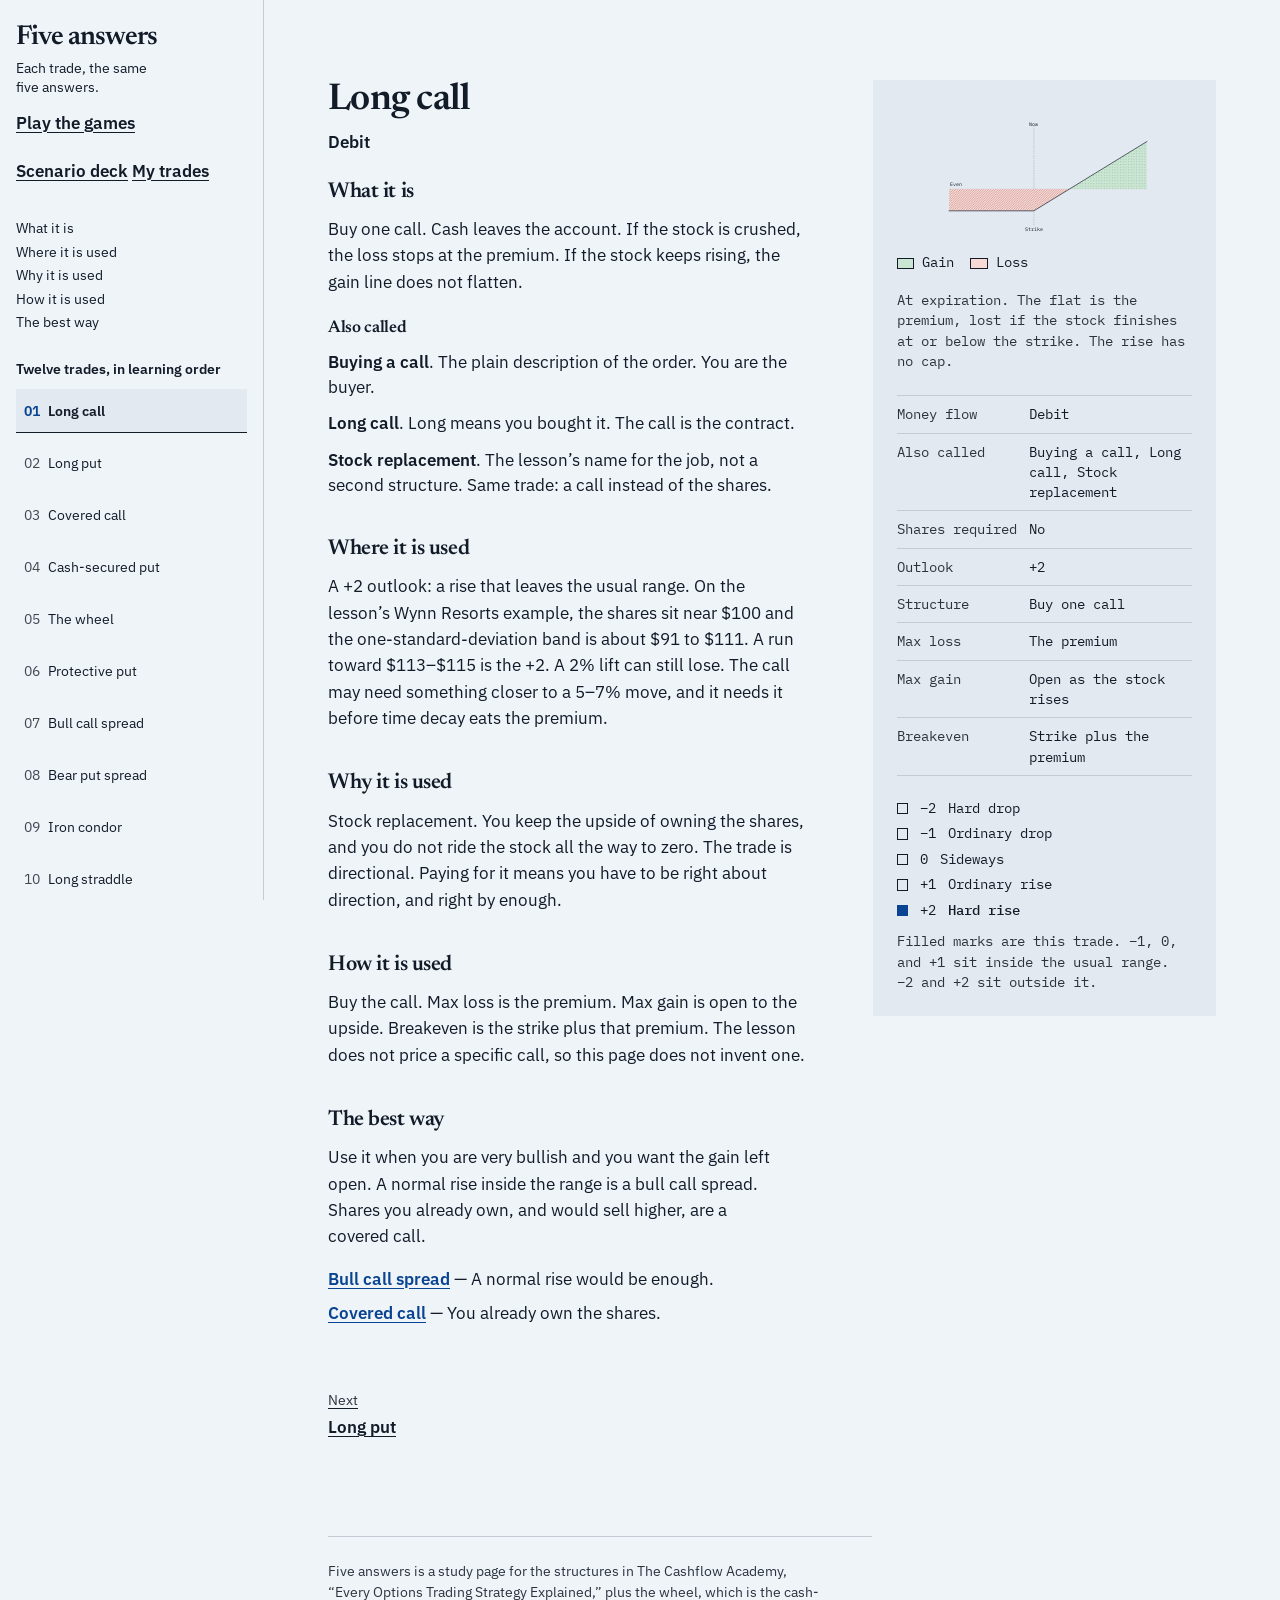
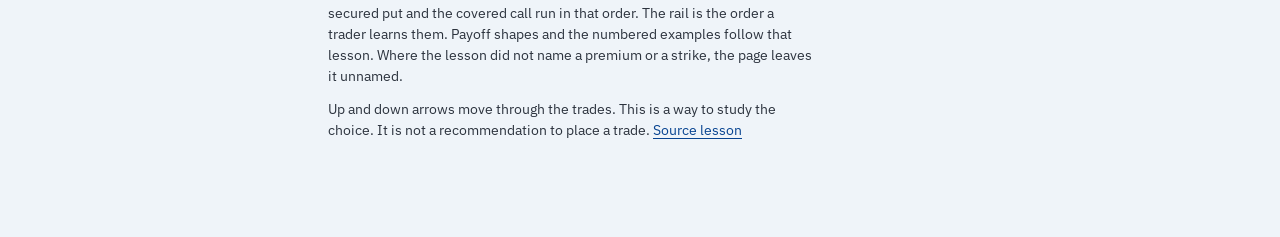
<file: index.html>
<!DOCTYPE html>
<html lang="en">
<head>
  <meta charset="utf-8">
  <meta name="viewport" content="width=device-width, initial-scale=1, viewport-fit=cover">
  <title>Five answers</title>
  <link rel="preconnect" href="https://fonts.googleapis.com">
  <link rel="preconnect" href="https://fonts.gstatic.com" crossorigin>
  <link href="https://fonts.googleapis.com/css2?family=IBM+Plex+Mono:wght@400;500&family=IBM+Plex+Sans:ital,wght@0,400;0,600;1,400&family=Newsreader:opsz,wght@6..72,500;6..72,600&display=swap" rel="stylesheet">
  <link rel="stylesheet" href="styles.css">
</head>
<body>
  <a class="skip" href="#trade-title">Skip to the trade</a>
  <header class="rail">
    <p class="wordmark">Five answers</p>
    <p class="tagline">Each trade, the same five answers.</p>
    <a class="drill-link" href="games.html">Play the games</a>
    <a class="drill-link" href="deck.html">Scenario deck</a>
    <a class="drill-link" href="mine.html">My trades</a>
    <ol class="method">
      <li>What it is</li>
      <li>Where it is used</li>
      <li>Why it is used</li>
      <li>How it is used</li>
      <li>The best way</li>
    </ol>
    <p class="rail-label">Twelve trades, in learning order</p>
    <ul class="trade-list" aria-label="Trades"></ul>
  </header>
  <main class="shell">
    <article class="lesson">
      <div class="lesson-text">
        <h1 id="trade-title" aria-live="polite">Long call</h1>
        <div class="lesson-copy"></div>
      </div>
      <aside class="proof" aria-label="Payoff and figures"></aside>
    </article>
    <footer class="colophon">
      <p>Five answers is a study page for the structures in The Cashflow Academy, “Every Options Trading Strategy Explained,” plus the wheel, which is the cash-secured put and the covered call run in that order. The rail is the order a trader learns them. Payoff shapes and the numbered examples follow that lesson. Where the lesson did not name a premium or a strike, the page leaves it unnamed.</p>
      <p class="keys">Up and down arrows move through the trades. This is a way to study the choice. It is not a recommendation to place a trade. <a href="https://www.youtube.com/watch?v=5BMMrfBtA_c">Source lesson</a></p>
    </footer>
  </main>
  <noscript>The five answers need JavaScript to switch trades.</noscript>
  <script src="trades.js"></script>
  <script src="app.js"></script>
</body>
</html>
</file>
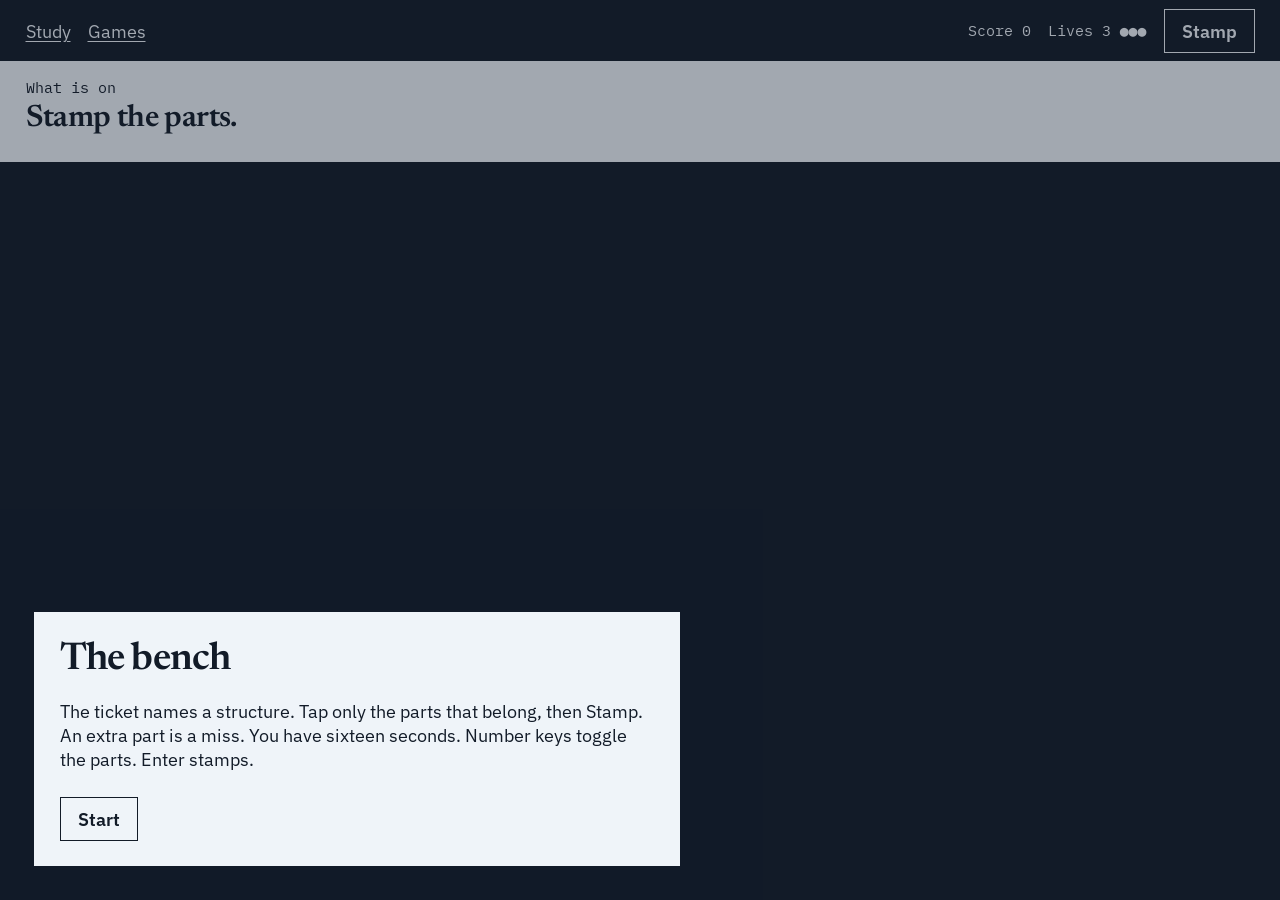
<file: bench.html>
<!DOCTYPE html>
<html lang="en">
<head>
  <meta charset="utf-8">
  <meta name="viewport" content="width=device-width, initial-scale=1, viewport-fit=cover">
  <title>The bench — Five answers</title>
  <link rel="preconnect" href="https://fonts.googleapis.com">
  <link rel="preconnect" href="https://fonts.gstatic.com" crossorigin>
  <link href="https://fonts.googleapis.com/css2?family=IBM+Plex+Mono:wght@400;500&family=IBM+Plex+Sans:ital,wght@0,400;0,600;1,400&family=Newsreader:opsz,wght@6..72,500;6..72,600&display=swap" rel="stylesheet">
  <link rel="stylesheet" href="game.css">
</head>
<body>
  <header class="hud">
    <a class="hud-link" href="index.html">Study</a>
    <a class="hud-link" href="games.html">Games</a>
    <p class="hud-score">Score <span id="score">0</span></p>
    <p class="hud-lives" id="lives">Lives 3</p>
    <button type="button" class="fire" id="stamp">Stamp</button>
  </header>
  <section class="prompt" aria-live="polite">
    <p class="kind">What is on</p>
    <h1 id="ask">Stamp the parts.</h1>
    <p class="clock" id="clock"></p>
    <p class="because" id="because"></p>
    <button type="button" class="continue" id="continue" hidden>Continue</button>
  </section>
  <div class="field">
    <div class="parts" id="parts"></div>
  </div>
  <div class="overlay" id="overlay">
    <div class="card">
      <h2 id="overlay-title">The bench</h2>
      <p id="overlay-body">The ticket names a structure. Tap only the parts that belong, then Stamp. An extra part is a miss. You have sixteen seconds. Number keys toggle the parts. Enter stamps.</p>
      <button type="button" class="start" id="start">Start</button>
    </div>
  </div>
  <script src="trades.js"></script>
  <script src="bench.js"></script>
</body>
</html>
</file>
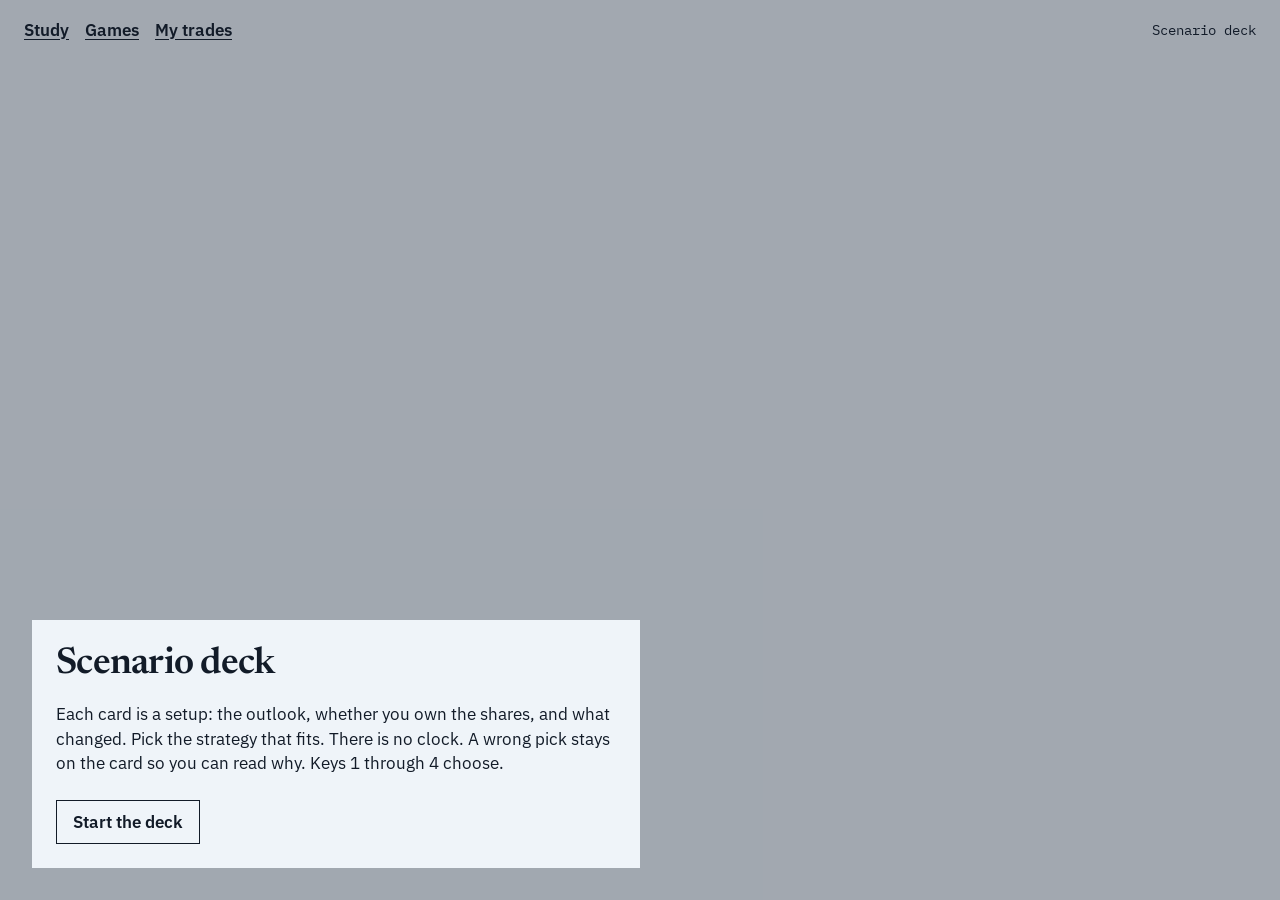
<file: deck.html>
<!DOCTYPE html>
<html lang="en">
<head>
  <meta charset="utf-8">
  <meta name="viewport" content="width=device-width, initial-scale=1, viewport-fit=cover">
  <title>Scenario deck — Five answers</title>
  <link rel="preconnect" href="https://fonts.googleapis.com">
  <link rel="preconnect" href="https://fonts.gstatic.com" crossorigin>
  <link href="https://fonts.googleapis.com/css2?family=IBM+Plex+Mono:wght@400;500&family=IBM+Plex+Sans:ital,wght@0,400;0,600;1,400&family=Newsreader:opsz,wght@6..72,500;6..72,600&display=swap" rel="stylesheet">
  <link rel="stylesheet" href="lobby.css">
</head>
<body>
  <a class="skip" href="#ask">Skip to the scenario</a>
  <header class="top">
    <a href="index.html">Study</a>
    <a href="games.html">Games</a>
    <a href="mine.html">My trades</a>
    <p id="progress">Scenario deck</p>
  </header>
  <main class="sheet" id="sheet" hidden>
    <p class="wordmark">Five answers</p>
    <h1 id="ask" tabindex="-1">Which trade fits</h1>
    <p class="scenario" id="scenario"></p>
    <div class="choices" id="choices" role="group" aria-label="Strategies"></div>
    <p class="because" id="because"></p>
    <figure class="fit" id="fit" hidden>
      <div id="fit-chart"></div>
      <figcaption id="fit-cap"></figcaption>
    </figure>
    <div class="follow" id="follow" hidden>
      <a id="study" href="index.html">Read this trade</a>
      <button type="button" class="next" id="next">Next</button>
    </div>
  </main>
  <div class="overlay" id="overlay">
    <div class="card">
      <h2 id="overlay-title">Scenario deck</h2>
      <p id="overlay-body">Each card is a setup: the outlook, whether you own the shares, and what changed. Pick the strategy that fits. There is no clock. A wrong pick stays on the card so you can read why. Keys 1 through 4 choose.</p>
      <button type="button" class="start" id="start">Start the deck</button>
    </div>
  </div>
  <script src="trades.js"></script>
  <script src="deck.js"></script>
</body>
</html>
</file>
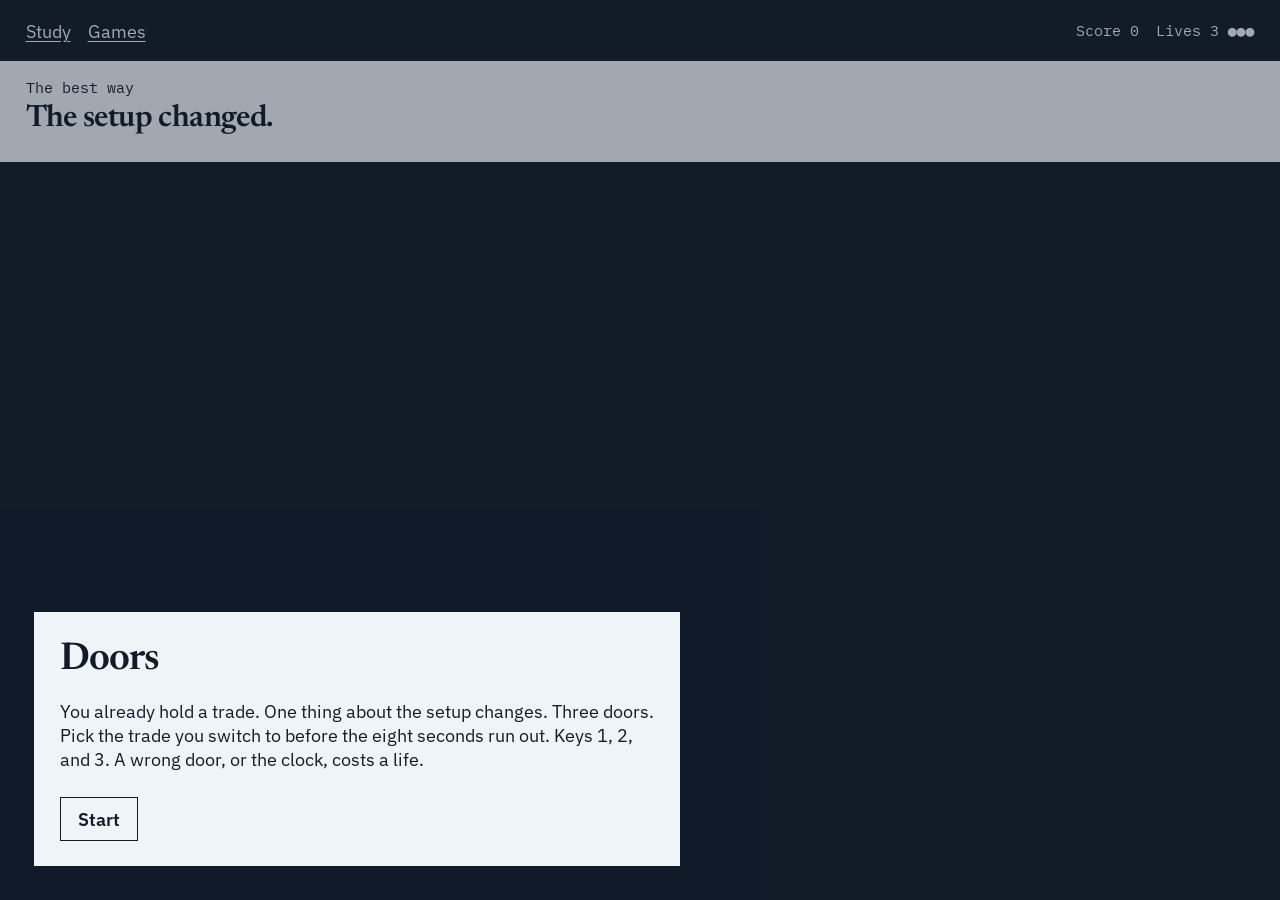
<file: doors.html>
<!DOCTYPE html>
<html lang="en">
<head>
  <meta charset="utf-8">
  <meta name="viewport" content="width=device-width, initial-scale=1, viewport-fit=cover">
  <title>Doors — Five answers</title>
  <link rel="preconnect" href="https://fonts.googleapis.com">
  <link rel="preconnect" href="https://fonts.gstatic.com" crossorigin>
  <link href="https://fonts.googleapis.com/css2?family=IBM+Plex+Mono:wght@400;500&family=IBM+Plex+Sans:ital,wght@0,400;0,600;1,400&family=Newsreader:opsz,wght@6..72,500;6..72,600&display=swap" rel="stylesheet">
  <link rel="stylesheet" href="game.css">
</head>
<body>
  <header class="hud">
    <a class="hud-link" href="index.html">Study</a>
    <a class="hud-link" href="games.html">Games</a>
    <p class="hud-score">Score <span id="score">0</span></p>
    <p class="hud-lives" id="lives">Lives 3</p>
  </header>
  <section class="prompt" aria-live="polite">
    <p class="kind" id="kind">The best way</p>
    <h1 id="ask">The setup changed.</h1>
    <p class="clock" id="clock"></p>
    <p class="because" id="because"></p>
    <button type="button" class="continue" id="continue" hidden>Continue</button>
  </section>
  <div class="field doors-field" id="doors"></div>
  <div class="overlay" id="overlay">
    <div class="card">
      <h2 id="overlay-title">Doors</h2>
      <p id="overlay-body">You already hold a trade. One thing about the setup changes. Three doors. Pick the trade you switch to before the eight seconds run out. Keys 1, 2, and 3. A wrong door, or the clock, costs a life.</p>
      <button type="button" class="start" id="start">Start</button>
    </div>
  </div>
  <script src="trades.js"></script>
  <script src="doors.js"></script>
</body>
</html>
</file>
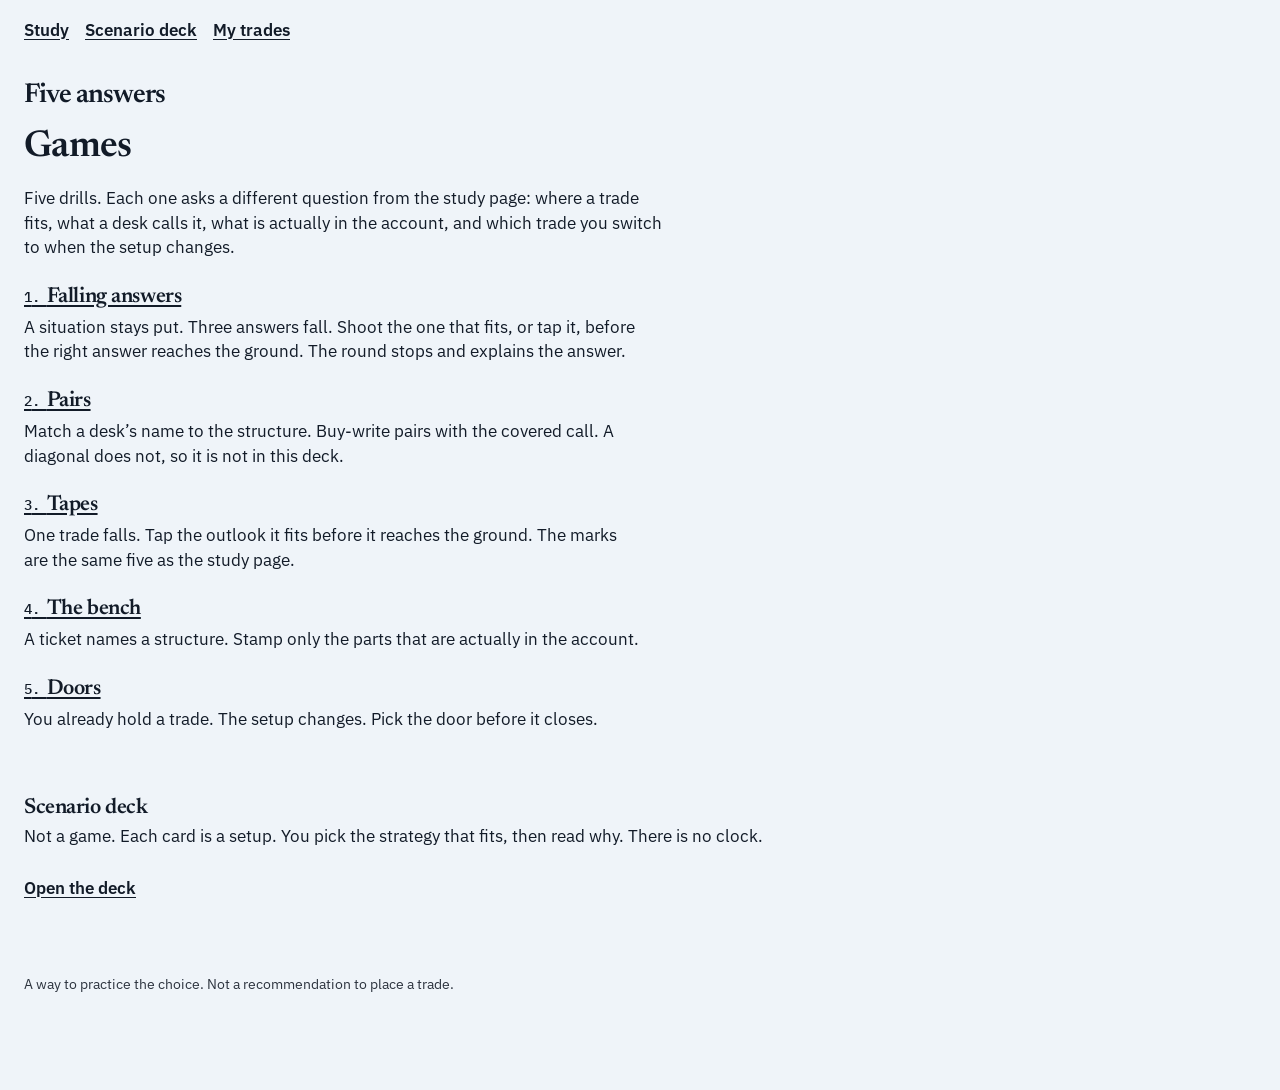
<file: games.html>
<!DOCTYPE html>
<html lang="en">
<head>
  <meta charset="utf-8">
  <meta name="viewport" content="width=device-width, initial-scale=1, viewport-fit=cover">
  <title>Games — Five answers</title>
  <link rel="preconnect" href="https://fonts.googleapis.com">
  <link rel="preconnect" href="https://fonts.gstatic.com" crossorigin>
  <link href="https://fonts.googleapis.com/css2?family=IBM+Plex+Mono:wght@400;500&family=IBM+Plex+Sans:ital,wght@0,400;0,600;1,400&family=Newsreader:opsz,wght@6..72,500;6..72,600&display=swap" rel="stylesheet">
  <link rel="stylesheet" href="lobby.css">
</head>
<body>
  <a class="skip" href="#games-title">Skip to the games</a>
  <header class="top">
    <a href="index.html">Study</a>
    <a href="deck.html">Scenario deck</a>
    <a href="mine.html">My trades</a>
  </header>
  <main class="sheet">
    <p class="wordmark">Five answers</p>
    <h1 id="games-title">Games</h1>
    <p class="lede">Five drills. Each one asks a different question from the study page: where a trade fits, what a desk calls it, what is actually in the account, and which trade you switch to when the setup changes.</p>
    <ol class="game-list">
      <li>
        <a href="play.html">Falling answers</a>
        <p>A situation stays put. Three answers fall. Shoot the one that fits, or tap it, before the right answer reaches the ground. The round stops and explains the answer.</p>
      </li>
      <li>
        <a href="pairs.html">Pairs</a>
        <p>Match a desk’s name to the structure. Buy-write pairs with the covered call. A diagonal does not, so it is not in this deck.</p>
      </li>
      <li>
        <a href="tapes.html">Tapes</a>
        <p>One trade falls. Tap the outlook it fits before it reaches the ground. The marks are the same five as the study page.</p>
      </li>
      <li>
        <a href="bench.html">The bench</a>
        <p>A ticket names a structure. Stamp only the parts that are actually in the account.</p>
      </li>
      <li>
        <a href="doors.html">Doors</a>
        <p>You already hold a trade. The setup changes. Pick the door before it closes.</p>
      </li>
    </ol>
    <h2>Scenario deck</h2>
    <p class="deck-blurb">Not a game. Each card is a setup. You pick the strategy that fits, then read why. There is no clock.</p>
    <p><a class="text-link" href="deck.html">Open the deck</a></p>
    <p class="closing">A way to practice the choice. Not a recommendation to place a trade.</p>
  </main>
</body>
</html>
</file>
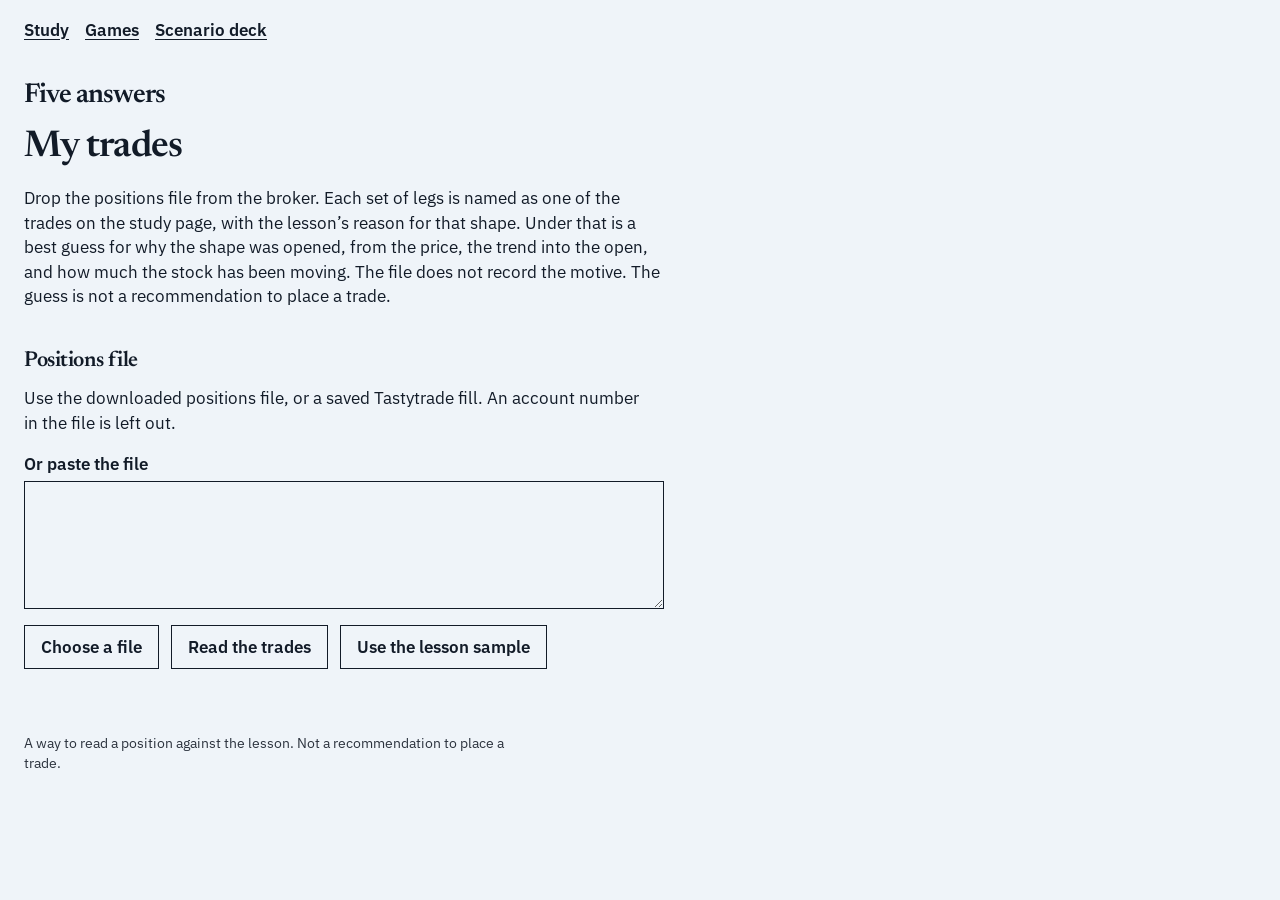
<file: mine.html>
<!DOCTYPE html>
<html lang="en">
<head>
  <meta charset="utf-8">
  <meta name="viewport" content="width=device-width, initial-scale=1, viewport-fit=cover">
  <title>My trades — Five answers</title>
  <link rel="preconnect" href="https://fonts.googleapis.com">
  <link rel="preconnect" href="https://fonts.gstatic.com" crossorigin>
  <link href="https://fonts.googleapis.com/css2?family=IBM+Plex+Mono:wght@400;500&family=IBM+Plex+Sans:ital,wght@0,400;0,600;1,400&family=Newsreader:opsz,wght@6..72,500;6..72,600&display=swap" rel="stylesheet">
  <link rel="stylesheet" href="lobby.css">
</head>
<body>
  <a class="skip" href="#mine-title">Skip to my trades</a>
  <header class="top">
    <a href="index.html">Study</a>
    <a href="games.html">Games</a>
    <a href="deck.html">Scenario deck</a>
  </header>
  <main class="sheet">
    <p class="wordmark">Five answers</p>
    <h1 id="mine-title">My trades</h1>
    <p class="lede">Drop the positions file from the broker. Each set of legs is named as one of the trades on the study page, with the lesson’s reason for that shape. Under that is a best guess for why the shape was opened, from the price, the trend into the open, and how much the stock has been moving. The file does not record the motive. The guess is not a recommendation to place a trade.</p>
    <form id="pull" class="pull">
      <h2>Positions file</h2>
      <p class="note">Use the downloaded positions file, or a saved Tastytrade fill. An account number in the file is left out.</p>
      <label for="paste">Or paste the file</label>
      <textarea class="paste" id="paste" name="paste" spellcheck="false"></textarea>
      <input class="file" id="files" type="file" accept=".csv,.eml,.txt,.html,text/csv,message/rfc822,text/plain" multiple>
      <div class="actions">
        <button type="button" class="next" id="choose">Choose a file</button>
        <button type="submit" class="next" id="read">Read the trades</button>
        <button type="button" class="next" id="sample">Use the lesson sample</button>
      </div>
      <p class="note" id="status" role="status"></p>
    </form>
    <div class="sorts" id="sorts" hidden>
      <p class="note" id="sort-note"></p>
      <div class="actions" role="group" aria-label="Arrange the trades">
        <button type="button" class="next" id="sort-opened" aria-pressed="false">Opened</button>
        <button type="button" class="next" id="sort-expires" aria-pressed="false">Expires</button>
        <button type="button" class="next" id="sort-result" aria-pressed="false">Result</button>
        <button type="button" class="next" id="show-all" aria-pressed="false">Show all</button>
      </div>
    </div>
    <div id="results"></div>
    <p class="closing">A way to read a position against the lesson. Not a recommendation to place a trade.</p>
  </main>
  <script src="trades.js"></script>
  <script src="mine.js"></script>
</body>
</html>
</file>
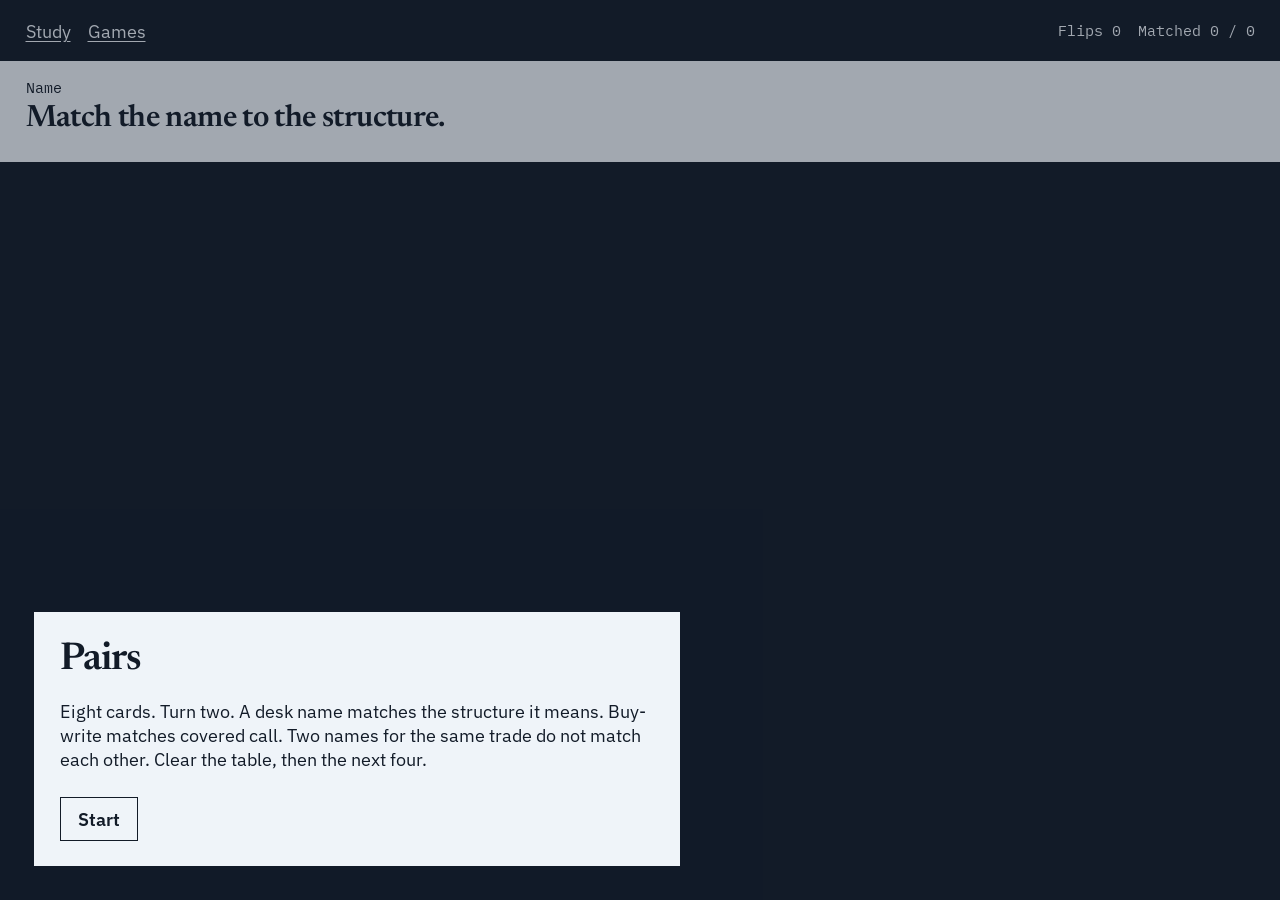
<file: pairs.html>
<!DOCTYPE html>
<html lang="en">
<head>
  <meta charset="utf-8">
  <meta name="viewport" content="width=device-width, initial-scale=1, viewport-fit=cover">
  <title>Pairs — Five answers</title>
  <link rel="preconnect" href="https://fonts.googleapis.com">
  <link rel="preconnect" href="https://fonts.gstatic.com" crossorigin>
  <link href="https://fonts.googleapis.com/css2?family=IBM+Plex+Mono:wght@400;500&family=IBM+Plex+Sans:ital,wght@0,400;0,600;1,400&family=Newsreader:opsz,wght@6..72,500;6..72,600&display=swap" rel="stylesheet">
  <link rel="stylesheet" href="game.css">
</head>
<body>
  <header class="hud">
    <a class="hud-link" href="index.html">Study</a>
    <a class="hud-link" href="games.html">Games</a>
    <p class="hud-score">Flips <span id="flips">0</span></p>
    <p class="hud-lives" id="matched">Matched 0</p>
  </header>
  <section class="prompt" aria-live="polite">
    <p class="kind" id="kind">Name</p>
    <h1 id="ask">Match the name to the structure.</h1>
    <p class="because" id="because"></p>
  </section>
  <div class="board" id="board"></div>
  <div class="overlay" id="overlay">
    <div class="card">
      <h2 id="overlay-title">Pairs</h2>
      <p id="overlay-body">Eight cards. Turn two. A desk name matches the structure it means. Buy-write matches covered call. Two names for the same trade do not match each other. Clear the table, then the next four.</p>
      <button type="button" class="start" id="start">Start</button>
    </div>
  </div>
  <script src="trades.js"></script>
  <script src="pairs.js"></script>
</body>
</html>
</file>
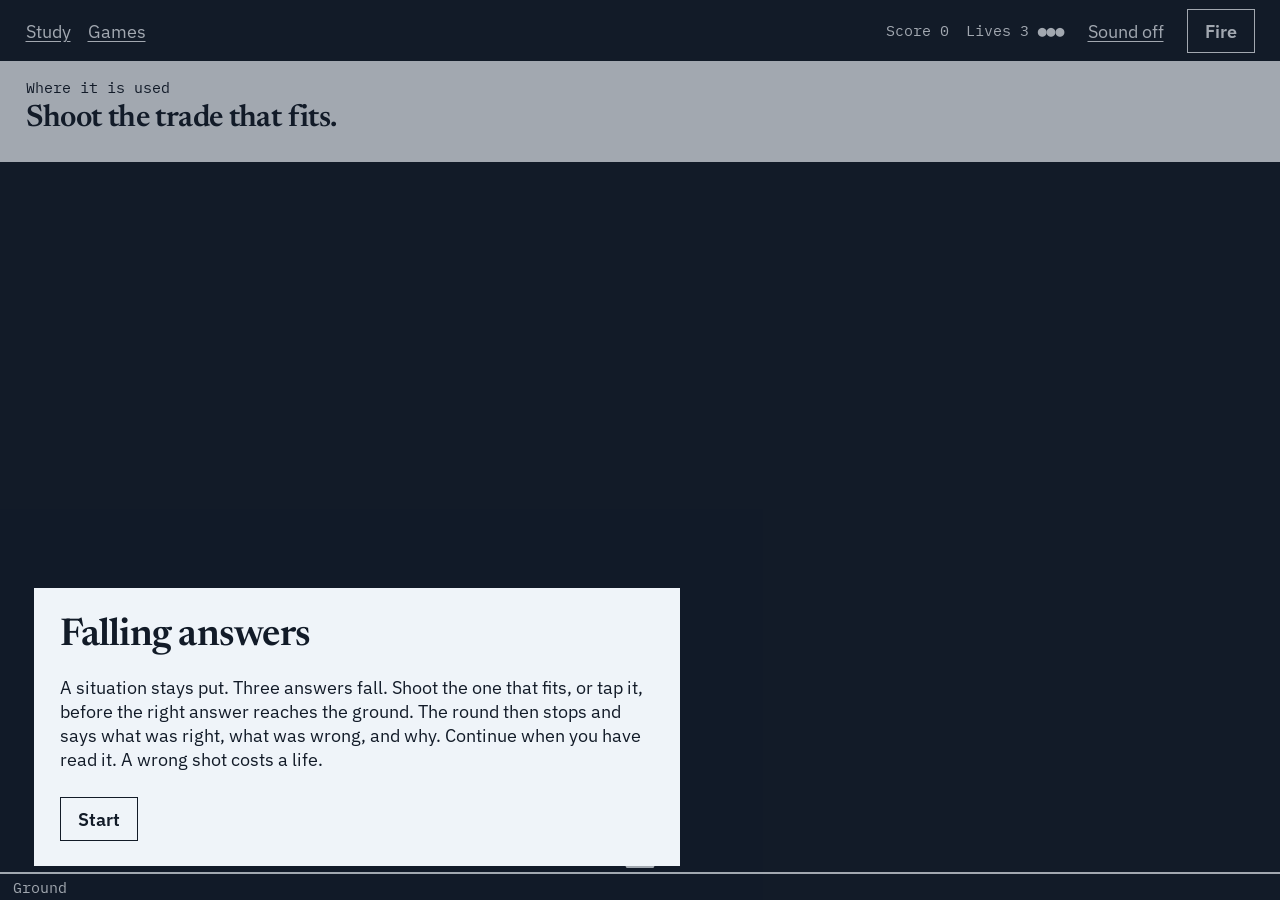
<file: play.html>
<!DOCTYPE html>
<html lang="en">
<head>
  <meta charset="utf-8">
  <meta name="viewport" content="width=device-width, initial-scale=1, viewport-fit=cover">
  <title>Falling answers — Five answers</title>
  <link rel="preconnect" href="https://fonts.googleapis.com">
  <link rel="preconnect" href="https://fonts.gstatic.com" crossorigin>
  <link href="https://fonts.googleapis.com/css2?family=IBM+Plex+Mono:wght@400;500&family=IBM+Plex+Sans:ital,wght@0,400;0,600;1,400&family=Newsreader:opsz,wght@6..72,500;6..72,600&display=swap" rel="stylesheet">
  <link rel="stylesheet" href="game.css">
</head>
<body>
  <header class="hud">
    <a class="hud-link" href="index.html">Study</a>
    <a class="hud-link" href="games.html">Games</a>
    <p class="hud-score">Score <span id="score">0</span></p>
    <p class="hud-lives" id="lives" aria-live="polite">Lives 3</p>
    <button type="button" class="hud-sound" id="sound" aria-pressed="false">Sound off</button>
    <button type="button" class="fire" id="fire">Fire</button>
  </header>
  <section class="prompt" aria-live="polite">
    <p class="kind" id="kind">Where it is used</p>
    <h1 id="ask">Shoot the trade that fits.</h1>
    <p class="because" id="because"></p>
    <button type="button" class="continue" id="continue" hidden>Continue</button>
  </section>
  <div class="field" id="field">
    <div class="ground" aria-hidden="true"><span>Ground</span></div>
    <div class="turret" id="turret" aria-hidden="true"></div>
  </div>
  <div class="overlay" id="overlay">
    <div class="card">
      <h2 id="overlay-title">Falling answers</h2>
      <p id="overlay-body">A situation stays put. Three answers fall. Shoot the one that fits, or tap it, before the right answer reaches the ground. The round then stops and says what was right, what was wrong, and why. Continue when you have read it. A wrong shot costs a life.</p>
      <button type="button" class="start" id="start">Start</button>
    </div>
  </div>
  <script src="trades.js"></script>
  <script src="game.js"></script>
</body>
</html>
</file>
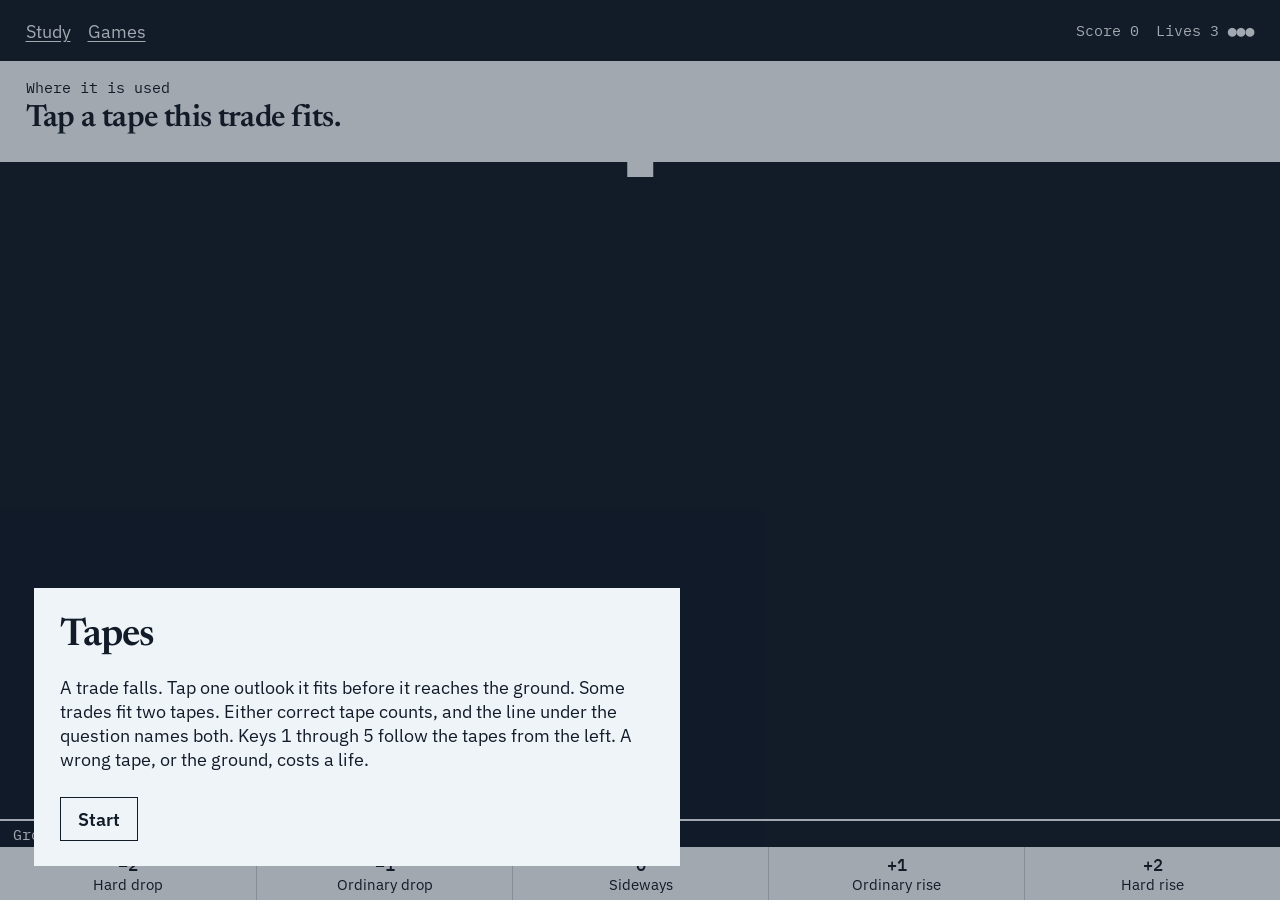
<file: tapes.html>
<!DOCTYPE html>
<html lang="en">
<head>
  <meta charset="utf-8">
  <meta name="viewport" content="width=device-width, initial-scale=1, viewport-fit=cover">
  <title>Tapes — Five answers</title>
  <link rel="preconnect" href="https://fonts.googleapis.com">
  <link rel="preconnect" href="https://fonts.gstatic.com" crossorigin>
  <link href="https://fonts.googleapis.com/css2?family=IBM+Plex+Mono:wght@400;500&family=IBM+Plex+Sans:ital,wght@0,400;0,600;1,400&family=Newsreader:opsz,wght@6..72,500;6..72,600&display=swap" rel="stylesheet">
  <link rel="stylesheet" href="game.css">
</head>
<body>
  <header class="hud">
    <a class="hud-link" href="index.html">Study</a>
    <a class="hud-link" href="games.html">Games</a>
    <p class="hud-score">Score <span id="score">0</span></p>
    <p class="hud-lives" id="lives">Lives 3</p>
  </header>
  <section class="prompt" aria-live="polite">
    <p class="kind" id="kind">Where it is used</p>
    <h1 id="ask">Tap a tape this trade fits.</h1>
    <p class="because" id="because"></p>
    <button type="button" class="continue" id="continue" hidden>Continue</button>
  </section>
  <div class="field lane" id="field">
    <p class="falling" id="falling"></p>
    <div class="ground" aria-hidden="true"><span>Ground</span></div>
  </div>
  <div class="dock" id="dock">
    <button type="button" class="tape" data-mark="-2"><span class="mark">−2</span><span class="tape-word">Hard drop</span></button>
    <button type="button" class="tape" data-mark="-1"><span class="mark">−1</span><span class="tape-word">Ordinary drop</span></button>
    <button type="button" class="tape" data-mark="0"><span class="mark">0</span><span class="tape-word">Sideways</span></button>
    <button type="button" class="tape" data-mark="+1"><span class="mark">+1</span><span class="tape-word">Ordinary rise</span></button>
    <button type="button" class="tape" data-mark="+2"><span class="mark">+2</span><span class="tape-word">Hard rise</span></button>
  </div>
  <div class="overlay" id="overlay">
    <div class="card">
      <h2 id="overlay-title">Tapes</h2>
      <p id="overlay-body">A trade falls. Tap one outlook it fits before it reaches the ground. Some trades fit two tapes. Either correct tape counts, and the line under the question names both. Keys 1 through 5 follow the tapes from the left. A wrong tape, or the ground, costs a life.</p>
      <button type="button" class="start" id="start">Start</button>
    </div>
  </div>
  <script src="trades.js"></script>
  <script src="tapes.js"></script>
</body>
</html>
</file>
<file: styles.css>
/* Hallmark · genre: editorial · macrostructure: Split Studio · theme: Almanac
 * tone: technical · audience: a trader learning the eleven structures
 * use: the same five answers on every trade
 * enrichment: hand-built payoff SVG · nav: N3 · footer: Ft4
 * H2 knobs: ratio=7/5, right=proof, divider=negative space
 * N3 knobs: side=left, width=16rem, indicator=numbered
 * pre-emit critique: P5 H5 E4 S5 R4 V4
 */

@import url("tokens.css");

*,
*::before,
*::after {
  box-sizing: border-box;
}

html {
  overflow-x: clip;
}

body {
  overflow-x: clip;
  margin: 0;
  background: var(--color-paper);
  color: var(--color-ink);
  font-family: var(--font-body);
  font-size: var(--text-base);
  font-weight: 400;
  line-height: 1.55;
  text-rendering: optimizeLegibility;
}

h1,
h2,
h3 {
  font-family: var(--font-display);
  font-style: normal;
  font-weight: 600;
  letter-spacing: -0.02em;
  line-height: 1.12;
  text-wrap: balance;
  overflow-wrap: anywhere;
  min-width: 0;
}

h1 {
  margin: 0;
  font-size: var(--text-xl);
}

h2 {
  margin: 0 0 var(--space-sm);
  font-size: var(--text-md);
}

h3 {
  margin: var(--space-lg) 0 var(--space-xs);
  font-size: var(--text-base);
  font-weight: 600;
}

.names {
  margin: 0;
  padding: 0;
  list-style: none;
  max-width: 62ch;
}

.names li {
  margin-top: var(--space-sm);
  line-height: 1.45;
}

.names .name {
  font-weight: 600;
}

p {
  margin: 0;
  max-width: 62ch;
  text-wrap: pretty;
}

a {
  color: var(--color-accent);
  text-underline-offset: 0.18em;
}

a:hover {
  color: var(--color-ink);
}

:focus {
  outline: none;
}

:focus-visible {
  outline: 2px solid var(--color-focus);
  outline-offset: 3px;
}

.skip {
  position: absolute;
  left: var(--space-md);
  top: 0;
  transform: translateY(-120%);
  background: var(--color-ink);
  color: var(--color-paper);
  padding: var(--space-xs) var(--space-sm);
  z-index: var(--z-sticky);
}

.skip:focus {
  transform: none;
}

.shell {
  padding: var(--space-md) clamp(1rem, 4vw, 1.5rem) var(--space-2xl);
}

.wordmark {
  margin: 0;
  font-family: var(--font-display);
  font-size: var(--text-lg);
  font-weight: 600;
  font-style: normal;
  letter-spacing: -0.03em;
  line-height: 1;
}

.tagline {
  margin-top: var(--space-xs);
  max-width: 22ch;
  color: var(--color-ink);
  font-size: var(--text-sm);
  line-height: 1.35;
}

.drill-link {
  display: inline-flex;
  align-items: center;
  min-height: 44px;
  margin-top: var(--space-2xs);
  color: var(--color-ink);
  font-weight: 600;
  white-space: nowrap;
  text-underline-offset: 0.18em;
}

.method {
  display: none;
  margin: var(--space-lg) 0 0;
  padding: 0;
  list-style: none;
}

.method li {
  font-size: var(--text-sm);
  line-height: 1.4;
  padding-block: var(--space-3xs);
}

.rail {
  position: sticky;
  top: 0;
  z-index: var(--z-sticky);
  background: var(--color-paper);
}

.flow {
  margin-top: var(--space-xs);
  font-weight: 600;
}

.rail-label {
  margin: var(--space-lg) 0 var(--space-xs);
  font-size: var(--text-sm);
  font-weight: 600;
}

.trade-list {
  display: flex;
  gap: var(--space-xs);
  margin: var(--space-md) 0 0;
  padding: 0 0 var(--space-xs);
  list-style: none;
  overflow-x: auto;
  scrollbar-width: thin;
}

.trade-list li {
  flex: 0 0 auto;
}

.trade-btn {
  display: inline-flex;
  align-items: center;
  gap: var(--space-xs);
  min-height: 44px;
  margin: 0;
  padding: 0 var(--space-sm);
  border: var(--rule);
  border-radius: var(--radius);
  background: transparent;
  color: var(--color-ink);
  font: inherit;
  font-size: var(--text-sm);
  line-height: 1;
  white-space: nowrap;
  cursor: pointer;
  transition: background-color var(--dur-short) var(--ease-out);
}

.trade-btn .num {
  font-variant-numeric: tabular-nums;
  color: var(--color-neutral);
}

.trade-btn:hover {
  background: var(--color-paper-2);
}

.trade-btn:active {
  transform: translateY(1px);
}

.trade-btn[aria-current="true"] {
  background: var(--color-ink);
  border-color: var(--color-ink);
  color: var(--color-paper);
  font-weight: 600;
}

.trade-btn[aria-current="true"] .num {
  color: var(--color-paper);
}

.lesson {
  display: grid;
  gap: var(--space-xl);
  margin-top: var(--space-xl);
}

.lesson-copy.is-on {
  animation: arrive var(--dur-short) var(--ease-out);
}

@keyframes arrive {
  from { opacity: 0; }
  to { opacity: 1; }
}

.section {
  margin-top: var(--space-xl);
}

.section:first-of-type {
  margin-top: var(--space-lg);
}

.switches {
  margin: var(--space-md) 0 0;
  padding: 0;
  list-style: none;
}

.switches li {
  margin-top: var(--space-xs);
}

.switch {
  font-weight: 600;
  white-space: nowrap;
}

.proof {
  background: var(--color-paper-2);
  padding: var(--space-lg);
}

.proof figcaption,
.chart-note,
.spec,
.scale,
.scale-key {
  font-family: var(--font-figure);
  font-size: var(--text-sm);
  font-weight: 400;
  line-height: 1.45;
  font-variant-numeric: tabular-nums;
}

.chart-note {
  margin-top: var(--space-md);
  max-width: 42ch;
  color: var(--color-muted);
}

.chart-svg {
  display: block;
  width: 100%;
  height: auto;
}

.legend {
  display: flex;
  flex-wrap: wrap;
  gap: var(--space-md);
  margin-top: var(--space-sm);
  font-family: var(--font-figure);
  font-size: var(--text-sm);
}

.legend span {
  display: inline-flex;
  align-items: center;
  gap: var(--space-xs);
  white-space: nowrap;
}

.swatch {
  width: 1.1rem;
  height: 0.7rem;
  border: 1px solid var(--color-ink);
}

.swatch.gain {
  background: var(--color-gain-wash);
}

.swatch.loss {
  background: var(--color-loss-wash);
}

.spec {
  margin: var(--space-lg) 0 0;
  padding: 0;
}

.spec div {
  display: grid;
  grid-template-columns: minmax(7.5rem, 0.8fr) minmax(0, 1.4fr);
  gap: var(--space-sm);
  padding-block: var(--space-xs);
  border-top: var(--rule);
}

.spec dt,
.spec dd {
  min-width: 0;
  overflow-wrap: break-word;
}

.spec div:last-child {
  border-bottom: var(--rule);
}

.spec dt {
  margin: 0;
  color: var(--color-muted);
}

.spec dd {
  margin: 0;
}

.scale {
  display: flex;
  flex-direction: column;
  gap: var(--space-xs);
  margin: var(--space-lg) 0 0;
  padding: 0;
  list-style: none;
}

.scale li {
  display: flex;
  flex-direction: row;
  align-items: center;
  gap: var(--space-sm);
  min-width: 0;
}

.mark {
  width: 0.7rem;
  height: 0.7rem;
  border: 1.5px solid var(--color-ink);
  background: transparent;
}

.scale li[data-on="true"] .mark {
  background: var(--color-accent);
  border-color: var(--color-accent);
}

.scale li[data-on="true"] .mark-name {
  font-weight: 500;
}

.mark-name,
.mark-num {
  display: block;
  line-height: 1.25;
}

.scale-key {
  margin-top: var(--space-sm);
  max-width: 42ch;
  color: var(--color-muted);
}

.pager {
  display: flex;
  flex-wrap: wrap;
  gap: var(--space-lg);
  margin-top: var(--space-2xl);
}

.pager a {
  display: inline-flex;
  flex-direction: column;
  gap: var(--space-3xs);
  min-height: 44px;
  justify-content: center;
  color: var(--color-ink);
  font-weight: 600;
  text-decoration-thickness: 1px;
  white-space: nowrap;
}

.pager a small {
  font-weight: 400;
  font-size: var(--text-sm);
  color: var(--color-muted);
}

.colophon {
  margin-top: var(--space-3xl);
  padding-top: var(--space-lg);
  border-top: var(--rule);
  max-width: 68ch;
  font-size: var(--text-sm);
  line-height: 1.5;
  color: var(--color-muted);
}

.colophon a {
  white-space: nowrap;
}

.keys {
  margin-top: var(--space-sm);
}

@media (min-width: 60rem) {
  .shell {
    margin-left: var(--rail);
    padding: var(--space-xl) var(--space-2xl) var(--space-3xl);
  }

  .rail {
    position: fixed;
    top: 0;
    z-index: var(--z-sticky);
    inset: 0 auto 0 0;
    width: var(--rail);
    overflow: auto;
    padding: var(--space-lg) var(--space-md) var(--space-xl);
    background: var(--color-paper);
    border-right: var(--rule);
  }

  .method {
    display: block;
  }

  .trade-list {
    flex-direction: column;
    overflow: visible;
    margin-top: var(--space-xs);
  }

  .trade-btn {
    width: 100%;
    border: 0;
    border-radius: 0;
    padding-inline: var(--space-xs);
    justify-content: flex-start;
  }

  .trade-btn[aria-current="true"] {
    background: var(--color-paper-2);
    color: var(--color-ink);
    box-shadow: inset 0 -1px 0 var(--color-ink);
  }

  .trade-btn[aria-current="true"] .num {
    color: var(--color-accent);
  }

  .lesson {
    grid-template-columns: minmax(0, 7fr) minmax(0, 5fr);
    column-gap: var(--space-2xl);
    align-items: start;
  }

  .proof {
    position: sticky;
    top: var(--space-lg);
  }
}

@media (prefers-reduced-motion: reduce) {
  .lesson-copy.is-on {
    animation: none;
  }

  .trade-btn {
    transition: none;
  }
}
</file>
<file: game.css>
@import url("tokens.css");

*,
*::before,
*::after {
  box-sizing: border-box;
}

html,
body {
  overflow: hidden;
  margin: 0;
  height: 100%;
  background: var(--color-ink);
  color: var(--color-paper);
  font-family: var(--font-body);
  font-size: var(--text-base);
}

body {
  display: flex;
  flex-direction: column;
  min-height: 100dvh;
  padding-bottom: env(safe-area-inset-bottom);
}

button,
a {
  font: inherit;
}

:focus {
  outline: none;
}

:focus-visible {
  outline: 2px solid var(--color-paper);
  outline-offset: 3px;
}

.hud {
  display: flex;
  flex-wrap: wrap;
  align-items: center;
  gap: var(--space-sm) var(--space-md);
  padding: var(--space-xs) clamp(1rem, 4vw, 1.5rem);
  padding-top: max(var(--space-xs), env(safe-area-inset-top));
}

.hud-link,
.hud-sound {
  color: var(--color-paper);
  background: transparent;
  border: 0;
  min-height: 44px;
  display: inline-flex;
  align-items: center;
  white-space: nowrap;
  cursor: pointer;
  text-decoration: underline;
  text-underline-offset: 0.18em;
}

.hud-score,
.hud-lives {
  margin: 0;
  font-family: var(--font-figure);
  font-size: var(--text-sm);
  font-variant-numeric: tabular-nums;
  white-space: nowrap;
}

.hud-score {
  margin-left: auto;
}

.prompt {
  background: var(--color-paper);
  color: var(--color-ink);
  padding: var(--space-md) clamp(1rem, 4vw, 1.5rem) var(--space-lg);
}

.kind {
  margin: 0;
  font-family: var(--font-figure);
  font-size: var(--text-sm);
}

h1,
h2 {
  font-family: var(--font-display);
  font-style: normal;
  font-weight: 600;
  letter-spacing: -0.02em;
  line-height: 1.15;
  text-wrap: balance;
}

h1 {
  margin: var(--space-2xs) 0 0;
  font-size: clamp(1.35rem, 2.4vw, 2rem);
  max-width: 38ch;
}

.because {
  margin: var(--space-sm) 0 0;
  max-width: 62ch;
  min-height: 1.4em;
}

.continue {
  margin-top: var(--space-sm);
  min-height: 44px;
  padding: 0 var(--space-md);
  border: 1px solid var(--color-ink);
  background: transparent;
  color: var(--color-ink);
  font-weight: 600;
  white-space: nowrap;
  cursor: pointer;
}

.continue[hidden] {
  display: none;
}

.continue:active {
  transform: translateY(1px);
}

.because:empty {
  display: none;
}

.field {
  position: relative;
  flex: 1;
  min-height: 240px;
  touch-action: none;
  overflow: hidden;
}

.chip {
  position: absolute;
  top: 0;
  left: 0;
  z-index: var(--z-raised);
  max-width: calc(100% - 1rem);
  min-height: 44px;
  padding: 0.45rem 0.75rem;
  border: 0;
  background: var(--color-paper);
  color: var(--color-ink);
  font-weight: 600;
  font-size: 1rem;
  line-height: 1.2;
  white-space: nowrap;
  cursor: pointer;
  transform: translate3d(var(--x), var(--y), 0);
}

.chip.hit-wrong {
  background: var(--color-loss-wash);
}

.chip.hit-right {
  background: var(--color-gain-wash);
}

.ground {
  position: absolute;
  left: 0;
  right: 0;
  bottom: 0;
  height: 28px;
  border-top: 2px solid var(--color-paper);
  color: var(--color-paper);
  font-family: var(--font-figure);
  font-size: var(--text-sm);
  display: flex;
  align-items: center;
  padding-inline: var(--space-sm);
}

.turret {
  position: absolute;
  bottom: 32px;
  width: 42px;
  height: 14px;
  background: var(--color-paper);
  clip-path: polygon(18% 100%, 82% 100%, 100% 0, 0 0);
  transform: translateX(-50%);
  z-index: var(--z-raised);
}

.bullet {
  position: absolute;
  width: 4px;
  height: 16px;
  margin-left: -2px;
  background: var(--color-paper);
  z-index: var(--z-raised);
}

.fire {
  min-width: 44px;
  min-height: 44px;
  padding: 0 var(--space-md);
  border: 1px solid var(--color-paper);
  background: transparent;
  color: var(--color-paper);
  font-weight: 600;
  white-space: nowrap;
  cursor: pointer;
}

.overlay {
  position: fixed;
  inset: 0;
  z-index: var(--z-modal, 400);
  display: grid;
  align-items: end;
  padding: clamp(1rem, 4vw, 2rem);
  background: color-mix(in oklch, var(--color-ink) 35%, transparent);
}

.overlay[hidden] {
  display: none;
}

.card {
  max-width: 38rem;
  background: var(--color-paper);
  color: var(--color-ink);
  padding: var(--space-lg);
}

.card h2 {
  margin: 0;
  font-size: var(--text-xl, 2rem);
}

.card p {
  margin: var(--space-md) 0 0;
  max-width: 58ch;
}

.misses {
  margin: var(--space-md) 0 0;
  padding: 0;
  list-style: none;
}

.misses li {
  margin-top: var(--space-sm);
}

.misses a {
  color: var(--color-accent);
  font-weight: 600;
  white-space: nowrap;
}

.start {
  margin-top: var(--space-lg);
  min-height: 44px;
  padding: 0 var(--space-md);
  border: 1px solid var(--color-ink);
  background: transparent;
  color: var(--color-ink);
  font-weight: 600;
  white-space: nowrap;
  cursor: pointer;
}

.start:active,
.fire:active,
.chip:active {
  transform: translateY(1px);
}

.chip:active {
  transform: translate3d(var(--x), calc(var(--y) + 1px), 0);
}

.falling {
  position: absolute;
  left: 50%;
  top: 0;
  z-index: var(--z-raised);
  margin: 0;
  max-width: calc(100% - 1rem);
  padding: 0.45rem 0.75rem;
  background: var(--color-paper);
  color: var(--color-ink);
  font-family: var(--font-display);
  font-size: 1.35rem;
  font-weight: 600;
  line-height: 1.15;
  white-space: nowrap;
  transform: translate3d(-50%, 0, 0);
}

.dock {
  display: grid;
  grid-template-columns: repeat(5, minmax(0, 1fr));
  background: var(--color-paper);
  color: var(--color-ink);
}

.tape,
.door,
.part,
.pair,
.stamp {
  font: inherit;
  cursor: pointer;
}

.tape {
  min-height: 52px;
  padding: 0.4rem 0.2rem;
  border: 0;
  border-left: 1px solid var(--color-rule);
  background: var(--color-paper);
  color: var(--color-ink);
}

.tape:first-child {
  border-left: 0;
}

.tape .mark {
  display: block;
  font-family: var(--font-figure);
  font-size: 1rem;
  font-weight: 500;
}

.tape .tape-word {
  display: block;
  font-size: var(--text-sm);
  font-weight: 400;
  line-height: 1.15;
  overflow-wrap: break-word;
}

.field.lane {
  min-height: 7rem;
}

@media (max-width: 36rem) {
  .dock {
    grid-template-columns: 1fr;
  }

  .tape {
    display: flex;
    align-items: baseline;
    gap: 0.75rem;
    padding: 0.45rem 0.75rem;
    border-left: 0;
    border-top: 1px solid var(--color-rule);
    text-align: left;
  }

  .tape:first-child {
    border-top: 0;
  }

  .tape .mark,
  .tape .tape-word {
    display: inline;
  }

  .tape .tape-word {
    font-size: 1rem;
  }
}

.board {
  flex: 1;
  min-height: 0;
  height: auto;
}

.doors-field,
.parts,
.board {
  touch-action: auto;
}

.tape.hit-right,
.door.hit-right,
.part.hit-right,
.pair.matched {
  background: var(--color-gain-wash);
  color: var(--color-ink);
}

.tape.hit-wrong,
.door.hit-wrong,
.part.hit-wrong {
  background: var(--color-loss-wash);
  color: var(--color-ink);
}

.doors-field,
.parts {
  display: flex;
  flex-direction: column;
  gap: var(--space-xs);
  min-height: 0;
  padding: var(--space-md);
  overflow: auto;
}

.parts {
  height: 100%;
}

.door,
.part {
  display: flex;
  align-items: center;
  flex: 1;
  min-height: 44px;
  padding: 0.65rem 0.75rem;
  border: 1px solid var(--color-paper);
  background: transparent;
  color: var(--color-paper);
  font-weight: 600;
  line-height: 1.25;
  text-align: left;
}

.part[aria-pressed="true"] {
  background: var(--color-paper);
  color: var(--color-ink);
}

.board {
  display: grid;
  grid-template-columns: 1fr 1fr;
  gap: var(--space-xs);
  align-content: start;
  flex: 1;
  min-height: 0;
  height: auto;
  padding: var(--space-md);
  overflow: auto;
}

.pair {
  min-height: 4.5rem;
  padding: 0.55rem 0.65rem;
  border: 0;
  background: var(--color-paper);
  color: var(--color-ink);
  font-weight: 600;
  line-height: 1.25;
  text-align: left;
  overflow-wrap: break-word;
}

.pair.open {
  background: var(--color-paper-2);
}

.pair.matched {
  background: var(--color-gain-wash);
  color: var(--color-ink);
}

.clock {
  margin: var(--space-sm) 0 0;
  font-family: var(--font-figure);
  font-size: var(--text-sm);
  font-variant-numeric: tabular-nums;
}

.clock:empty {
  display: none;
}

.tape:active,
.door:active,
.part:active,
.pair:active,
.stamp:active {
  transform: translateY(1px);
}

@media (min-width: 48rem) {
  .doors-field {
    flex-direction: row;
    align-items: stretch;
  }

  .door {
    flex: 1;
  }
}

.part.hit-right {
  background: var(--color-gain-wash);
  color: var(--color-ink);
}

.part.hit-wrong {
  background: var(--color-loss-wash);
  color: var(--color-ink);
}

@media (prefers-reduced-motion: reduce) {
  .chip.hit-right,
  .chip.hit-wrong,
  .tape:active,
  .door:active,
  .part:active,
  .pair:active,
  .stamp:active,
  .continue:active {
    transition: none;
  }
}
</file>
<file: lobby.css>
@import url("tokens.css");

*,
*::before,
*::after {
  box-sizing: border-box;
}

html {
  overflow-x: clip;
}

body {
  margin: 0;
  min-height: 100dvh;
  background: var(--color-paper);
  color: var(--color-ink);
  font-family: var(--font-body);
  font-size: var(--text-base);
  line-height: 1.45;
}

button,
a {
  font: inherit;
}

:focus {
  outline: none;
}

:focus-visible {
  outline: 2px solid var(--color-focus);
  outline-offset: 3px;
}

.skip {
  position: absolute;
  left: var(--space-sm);
  top: var(--space-sm);
  transform: translateY(-150%);
  background: var(--color-ink);
  color: var(--color-paper);
  padding: var(--space-xs) var(--space-sm);
}

.skip:focus {
  transform: none;
}

.top {
  display: flex;
  flex-wrap: wrap;
  gap: var(--space-sm) var(--space-md);
  align-items: center;
  padding: max(var(--space-xs), env(safe-area-inset-top)) clamp(1rem, 4vw, 1.5rem) 0;
}

.top a,
.text-link {
  color: var(--color-ink);
  font-weight: 600;
  min-height: 44px;
  display: inline-flex;
  align-items: center;
  text-underline-offset: 0.18em;
}

.top p {
  margin: 0 0 0 auto;
  font-family: var(--font-figure);
  font-size: var(--text-sm);
  font-variant-numeric: tabular-nums;
  white-space: nowrap;
}

.sheet {
  max-width: none;
  width: 100%;
  padding: var(--space-lg) clamp(1rem, 4vw, 1.5rem) var(--space-3xl);
}

.wordmark {
  margin: 0;
  font-family: var(--font-display);
  font-size: var(--text-lg);
  font-weight: 600;
  letter-spacing: -0.03em;
}

h1,
h2 {
  font-family: var(--font-display);
  font-style: normal;
  font-weight: 600;
  letter-spacing: -0.02em;
  line-height: 1.15;
}

h1 {
  margin: var(--space-sm) 0 0;
  font-size: clamp(2rem, 1.2vw + 1.35rem, 3.15rem);
  max-width: 16ch;
}

h2 {
  margin: var(--space-2xl) 0 0;
  font-size: var(--text-md);
}

.lede,
.game-list p,
.closing {
  max-width: 62ch;
}

.lede {
  margin: var(--space-md) 0 0;
}

.game-list {
  margin: var(--space-lg) 0 0;
  padding: 0;
  list-style: none;
  counter-reset: game;
}

.game-list li {
  counter-increment: game;
}

.game-list a::before {
  content: counter(game) ". ";
  font-family: var(--font-figure);
  font-size: var(--text-sm);
  font-weight: 500;
}

.game-list li {
  margin-top: var(--space-lg);
  max-width: 62ch;
}

.game-list a {
  color: var(--color-ink);
  font-family: var(--font-display);
  font-size: var(--text-md);
  font-weight: 600;
  letter-spacing: -0.02em;
  line-height: 1.2;
  text-underline-offset: 0.15em;
}

.game-list p,
.deck-blurb {
  margin: var(--space-2xs) 0 0;
}

.closing {
  margin: var(--space-2xl) 0 0;
  color: var(--color-muted);
  font-size: var(--text-sm);
}

.pull h2 {
  margin-top: var(--space-xl);
}

.steps {
  margin: var(--space-sm) 0 0;
  padding-left: 1.2rem;
  max-width: 62ch;
}

.steps li {
  margin-top: var(--space-xs);
}

.steps code {
  font-family: var(--font-figure);
  font-size: var(--text-sm);
  overflow-wrap: anywhere;
}

h3 {
  margin: var(--space-lg) 0 var(--space-xs);
  font-family: var(--font-body);
  font-size: var(--text-base);
  font-style: normal;
  font-weight: 600;
}

label {
  display: block;
  margin-top: var(--space-md);
  font-weight: 600;
}

.entry,
.paste {
  display: block;
  width: 100%;
  margin-top: var(--space-2xs);
  padding: 0.55rem 0.7rem;
  border: 1px solid var(--color-ink);
  background: transparent;
  color: var(--color-ink);
  font: inherit;
}

.entry {
  min-height: 44px;
}

.paste {
  min-height: 8rem;
  font-family: var(--font-figure);
  font-size: var(--text-sm);
  line-height: 1.4;
}

.file {
  position: absolute;
  width: 1px;
  height: 1px;
  padding: 0;
  margin: -1px;
  overflow: hidden;
  clip: rect(0 0 0 0);
  border: 0;
}

.actions {
  display: flex;
  flex-wrap: wrap;
  gap: var(--space-sm);
  margin-top: var(--space-md);
}

.note {
  margin-top: var(--space-sm);
  max-width: 62ch;
}

.sorts {
  margin-top: var(--space-lg);
}

.sorts[hidden] {
  display: none;
}

.next[aria-pressed="true"] {
  background: var(--color-paper-2);
}

.position-facts {
  margin-top: var(--space-3xs);
}

.position-fact {
  margin: 0;
  min-width: 0;
  font-family: var(--font-figure);
  font-size: var(--text-sm);
  font-variant-numeric: tabular-nums;
  line-height: 1.35;
}

.position-fact + .position-fact {
  margin-top: var(--space-3xs);
}

.fact-k,
.fact-v {
  display: block;
  overflow: hidden;
  text-overflow: ellipsis;
  white-space: nowrap;
}

.fact-k {
  color: var(--color-muted);
  font-weight: 400;
  line-height: 1.2;
}

.fact-v {
  font-weight: 500;
  line-height: 1.3;
}

.position-fact.when .fact-v {
  white-space: normal;
  overflow: visible;
}

.fact-v.up {
  color: var(--color-gain);
}

.fact-v.down {
  color: var(--color-loss);
}

.pull,
.sorts,
.lede {
  max-width: 40rem;
}

.position {
  margin-top: 0;
  padding: var(--space-sm) 0;
  max-width: none;
}

.position + .position {
  border-top: var(--rule);
}

.position-head {
  display: flex;
  align-items: center;
  gap: var(--space-sm) var(--space-md);
}

.position-id {
  flex: 1 1 auto;
  min-width: 0;
}

.position-toggle {
  display: inline-flex;
  flex: 0 0 auto;
  align-items: center;
  justify-content: center;
  width: 44px;
  height: 44px;
  min-height: 44px;
  padding: 0;
  border: 0;
  background: transparent;
  color: var(--color-ink);
  cursor: pointer;
}

.toggle-mark {
  display: inline-flex;
  align-items: center;
  justify-content: center;
  width: 15px;
  height: 15px;
  border: 1px solid var(--color-ink);
  background: var(--color-paper);
  font-family: var(--font-figure);
  font-size: 13px;
  font-weight: 500;
  line-height: 1;
}

@media (min-width: 56rem) {
  .position-head {
    display: grid;
    grid-template-columns: auto minmax(0, 1.45fr) minmax(0, 0.85fr) minmax(0, 1.35fr) minmax(0, 1.05fr) minmax(0, 1.1fr);
    align-items: center;
    column-gap: clamp(0.85rem, 1.6vw, 1.75rem);
  }

  .position-id,
  .position-facts {
    display: contents;
  }

  .position-facts {
    margin-top: 0;
  }

  .position-fact + .position-fact {
    margin-top: 0;
  }

  .position-fact.money .fact-k,
  .position-fact.money .fact-v {
    text-align: right;
  }
}

.position-body {
  margin-top: var(--space-md);
  padding-left: 44px;
}

.position-body[hidden] {
  display: none;
}

.position-story,
.position-notes {
  min-width: 0;
}

.position-lower {
  margin-top: var(--space-xl);
}

@media (min-width: 56rem) {
  .position-body[hidden] {
    display: none;
  }

  .position-lower {
    display: grid;
    grid-template-columns: minmax(0, 1.15fr) minmax(0, 0.85fr);
    column-gap: clamp(1.5rem, 3vw, 3rem);
    align-items: start;
  }

  .position-story > :first-child,
  .position-notes > :first-child {
    margin-top: 0;
  }
}

.position h2 {
  margin: 0;
  font-size: var(--text-md);
}

.position h2 a {
  color: var(--color-ink);
}

.legs {
  margin: var(--space-sm) 0 0;
  padding: 0;
  list-style: none;
  font-family: var(--font-figure);
  font-size: var(--text-sm);
}

.legs li {
  margin-top: var(--space-2xs);
  overflow-wrap: anywhere;
}

.alts {
  margin: var(--space-xs) 0 0;
  padding: 0;
  list-style: none;
}

.alts li {
  margin-top: var(--space-sm);
}

.alts a {
  color: var(--color-accent);
  font-weight: 600;
}

.payoff-intro {
  margin: 0 0 var(--space-lg);
}

.payoff-mark {
  width: min(100%, 13.5rem);
}

.payoff-intro .fit {
  margin: 0;
  max-width: none;
}

.payoff-intro .fit-svg {
  width: 100%;
}

.payoff-pill {
  display: inline-block;
  width: auto;
  max-width: 100%;
  margin: 0;
  padding: 0.32rem 0.85rem 0.36rem;
  border-radius: 999px;
  background: var(--pill, var(--color-ink));
  color: #fff;
  font-family: var(--font-body);
  font-weight: 600;
  font-size: 0.92rem;
  line-height: 1.15;
  letter-spacing: 0.01em;
  text-align: center;
  text-transform: uppercase;
  white-space: nowrap;
  -webkit-text-stroke: 0.14em #111;
  paint-order: stroke fill;
}

.payoff-intro > h3 {
  margin: var(--space-md) 0 var(--space-xs);
}

.payoff-intro > .legs {
  margin-top: 0;
}

.slot-note {
  margin: var(--space-sm) 0 0;
  max-width: 62ch;
}

@media (min-width: 56rem) {
  .payoff-intro {
    display: grid;
    grid-template-columns: 13.5rem minmax(0, 1fr);
    column-gap: clamp(1.5rem, 3vw, 3rem);
    align-items: start;
  }

  .payoff-intro > h3,
  .payoff-intro > .legs {
    grid-column: 1 / -1;
  }

  .payoff-intro.payoff-intro-plain {
    display: block;
  }
}

.term {
  position: relative;
  display: inline;
}

.term-btn {
  position: relative;
  display: inline;
  margin: 0;
  padding: 0 0.12em;
  border: 0;
  border-radius: 0;
  background: transparent;
  color: inherit;
  font: inherit;
  font-weight: inherit;
  line-height: inherit;
  white-space: normal;
  text-align: inherit;
  text-decoration: underline;
  text-decoration-thickness: 1px;
  text-underline-offset: 0.14em;
  cursor: help;
  appearance: none;
  -webkit-appearance: none;
}

a.term-btn {
  color: inherit;
  cursor: pointer;
}

.term-btn::after {
  content: "";
  position: absolute;
  left: 0;
  right: 0;
  top: 50%;
  height: 44px;
  transform: translateY(-50%);
}

.term-btn:active {
  transform: translateY(1px);
}

.term-tip {
  position: fixed;
  z-index: 30;
  left: 0.5rem;
  top: 0.5rem;
  width: min(36rem, calc(100vw - 1rem));
  margin: 0;
  padding: 0.65rem 0.75rem;
  border: 1px solid var(--color-ink);
  background-color: var(--color-paper);
  color: var(--color-ink);
  font-family: var(--font-body);
  font-size: var(--text-base);
  font-weight: 400;
  line-height: 1.45;
  text-align: left;
  text-decoration: none;
  overflow-wrap: break-word;
  opacity: 0;
  visibility: hidden;
  pointer-events: none;
  transition: opacity var(--dur-short) var(--ease-out);
}

.term.placed:hover .term-tip,
.term.placed:focus-within .term-tip,
.term.placed.open .term-tip {
  opacity: 1;
  visibility: visible;
  pointer-events: auto;
}

.proof-mini {
  margin: 0;
  width: 100%;
  max-width: none;
  scroll-margin-top: 0.5rem;
}

.proof-chart > h3 {
  margin-top: 0;
}

.proof-chart .settle {
  margin-top: var(--space-sm);
}

.proof-grid {
  display: grid;
  grid-template-columns: minmax(0, 1.15fr) minmax(0, 0.85fr);
  column-gap: clamp(1.5rem, 3vw, 3rem);
  align-items: start;
}

@media (max-width: 55.99rem) {
  .proof-grid {
    display: block;
  }
}

.proof-copy {
  min-width: 0;
}

.band-svg {
  display: block;
  width: 100%;
  height: auto;
  margin-top: 0;
}

.settle {
  width: 100%;
  margin-top: 0;
}

.settle:empty {
  display: none;
}

.settle-row {
  display: flex;
  justify-content: space-between;
  align-items: baseline;
  gap: 0.75rem;
  margin: 0;
  padding: 0.4rem 0;
  border-top: 1px solid var(--color-rule);
  font-size: var(--text-sm);
  line-height: 1.35;
}

.settle-row:last-of-type {
  border-bottom: 1px solid var(--color-rule);
}

.settle-num {
  font-family: var(--font-figure);
  font-weight: 500;
  font-variant-numeric: tabular-nums;
  white-space: nowrap;
}

.settle-num.up {
  color: var(--color-gain);
}

.settle-num.down {
  color: var(--color-loss);
}

.settle-note {
  margin: var(--space-2xs) 0 0;
  max-width: 62ch;
  color: var(--color-muted);
  font-size: var(--text-sm);
  line-height: 1.4;
}

.fill-read,
.sd-where {
  margin: var(--space-sm) 0 0;
  max-width: 62ch;
  scroll-margin-top: 0.5rem;
}

.fill-read:empty,
.sd-where:empty {
  display: none;
}

.fill-read:target,
.sd-where:target {
  background: var(--color-paper-2);
}



.term-list {
  display: flex;
  flex-wrap: wrap;
  gap: 0.35rem 1.15rem;
  margin: var(--space-sm) 0 0;
  padding: 0;
  list-style: none;
}

.term-list .term-btn {
  font-weight: 600;
}



.scenario {
  margin: var(--space-md) 0 0;
  max-width: 62ch;
}

.choices {
  margin-top: var(--space-lg);
}

.choice {
  display: block;
  width: 100%;
  min-height: 44px;
  margin-top: var(--space-xs);
  padding: 0.65rem 0.75rem;
  border: 1px solid var(--color-ink);
  background: transparent;
  color: var(--color-ink);
  font-weight: 600;
  line-height: 1.25;
  text-align: left;
  cursor: pointer;
}

.choice:active {
  transform: translateY(1px);
}

.choice.right {
  background: var(--color-gain-wash);
}

.choice.wrong {
  background: var(--color-loss-wash);
}

.choice:disabled {
  cursor: default;
}

.because {
  margin: var(--space-md) 0 0;
  max-width: 62ch;
}

.because:empty {
  display: none;
}

.fit {
  margin: var(--space-md) 0 0;
  max-width: 16rem;
}

.fit-svg {
  display: block;
  width: min(100%, 16rem);
  height: auto;
}

.fit figcaption {
  margin-top: var(--space-xs);
  font-weight: 600;
}

.follow {
  display: flex;
  flex-wrap: wrap;
  gap: var(--space-sm) var(--space-md);
  align-items: center;
  margin-top: var(--space-lg);
}

.follow a {
  color: var(--color-accent);
  font-weight: 600;
  min-height: 44px;
  display: inline-flex;
  align-items: center;
}

.next {
  min-height: 44px;
  padding: 0 var(--space-md);
  border: 1px solid var(--color-ink);
  background: transparent;
  color: var(--color-ink);
  font-weight: 600;
  white-space: nowrap;
  cursor: pointer;
}

.next:active {
  transform: translateY(1px);
}

.overlay {
  position: fixed;
  inset: 0;
  z-index: 400;
  display: grid;
  align-items: end;
  padding: clamp(1rem, 4vw, 2rem);
  background: color-mix(in oklch, var(--color-ink) 35%, transparent);
  overflow: auto;
}

.overlay[hidden],
.sheet[hidden],
.follow[hidden],
.fit[hidden],
.follow a[hidden],
.next[hidden] {
  display: none;
}

.card {
  max-width: 38rem;
  background: var(--color-paper);
  color: var(--color-ink);
  padding: var(--space-lg);
}

.card h2 {
  margin: 0;
  font-size: clamp(2rem, 1.2vw + 1.35rem, 3.15rem);
}

.card p {
  margin: var(--space-md) 0 0;
  max-width: 58ch;
}

.misses {
  margin: var(--space-md) 0 0;
  padding: 0;
  list-style: none;
}

.misses li {
  margin-top: var(--space-sm);
  max-width: 58ch;
}

.misses a {
  color: var(--color-accent);
  font-weight: 600;
}

.start {
  margin-top: var(--space-lg);
  min-height: 44px;
  padding: 0 var(--space-md);
  border: 1px solid var(--color-ink);
  background: transparent;
  color: var(--color-ink);
  font-weight: 600;
  white-space: nowrap;
  cursor: pointer;
}

.start:active {
  transform: translateY(1px);
}

@media (prefers-reduced-motion: reduce) {
  .choice:active,
  .next:active,
  .start:active,
  .term-btn:active {
    transform: none;
  }

  .term-tip {
    transition: none;
  }
}
</file>
